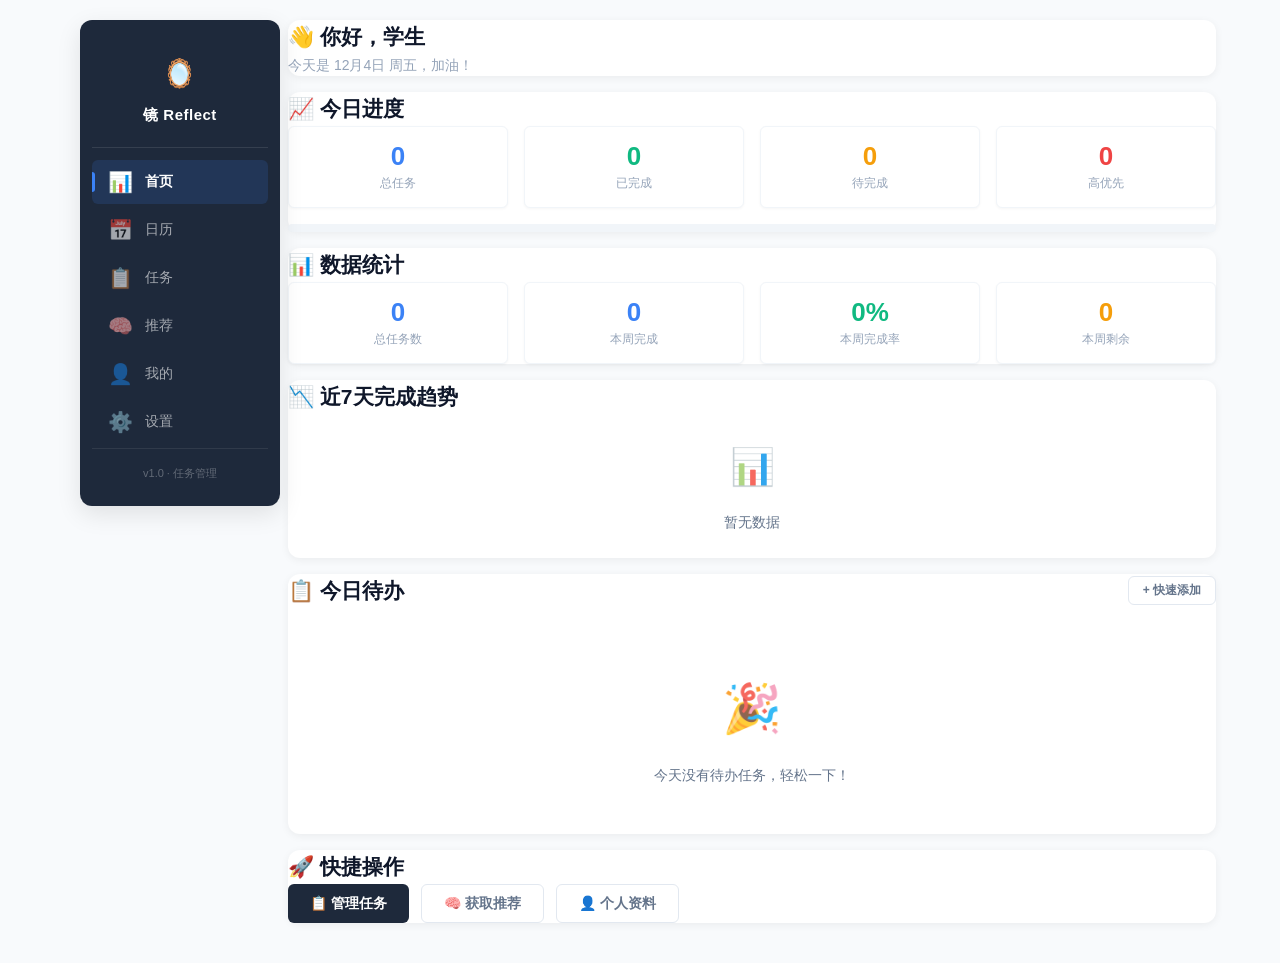
<file: index.html>
<!DOCTYPE html>
<html lang="zh-CN">
<head>
  <meta charset="UTF-8">
  <meta name="viewport" content="width=device-width, initial-scale=1.0">
  <title>镜 Reflect</title>
  <link rel="stylesheet" href="styles.css">
</head>
<body>
  <div id="app">
    <nav id="nav-bar"></nav>
    <main id="main-content"></main>
    <nav id="bottom-nav"></nav>
  </div>

  <script type="importmap">
  {
    "imports": {
      "./pages/home.js": "./pages/home.js",
      "./pages/tasks.js": "./pages/tasks.js",
      "./pages/recommend.js": "./pages/recommend.js",
      "./pages/profile.js": "./pages/profile.js",
      "./pages/settings.js": "./pages/settings.js",
      "./components/task-card.js": "./components/task-card.js",
      "./components/slider-input.js": "./components/slider-input.js",
      "./components/nav-bar.js": "./components/nav-bar.js",
      "./store/data-store.js": "./store/data-store.js",
      "./utils/recommend-engine.js": "./utils/recommend-engine.js",
      "./utils/helpers.js": "./utils/helpers.js",
      "./utils/api.js": "./utils/api.js"
    }
  }
  </script>
  <script type="module" src="main.js"></script>
</body>
</html>
</file>
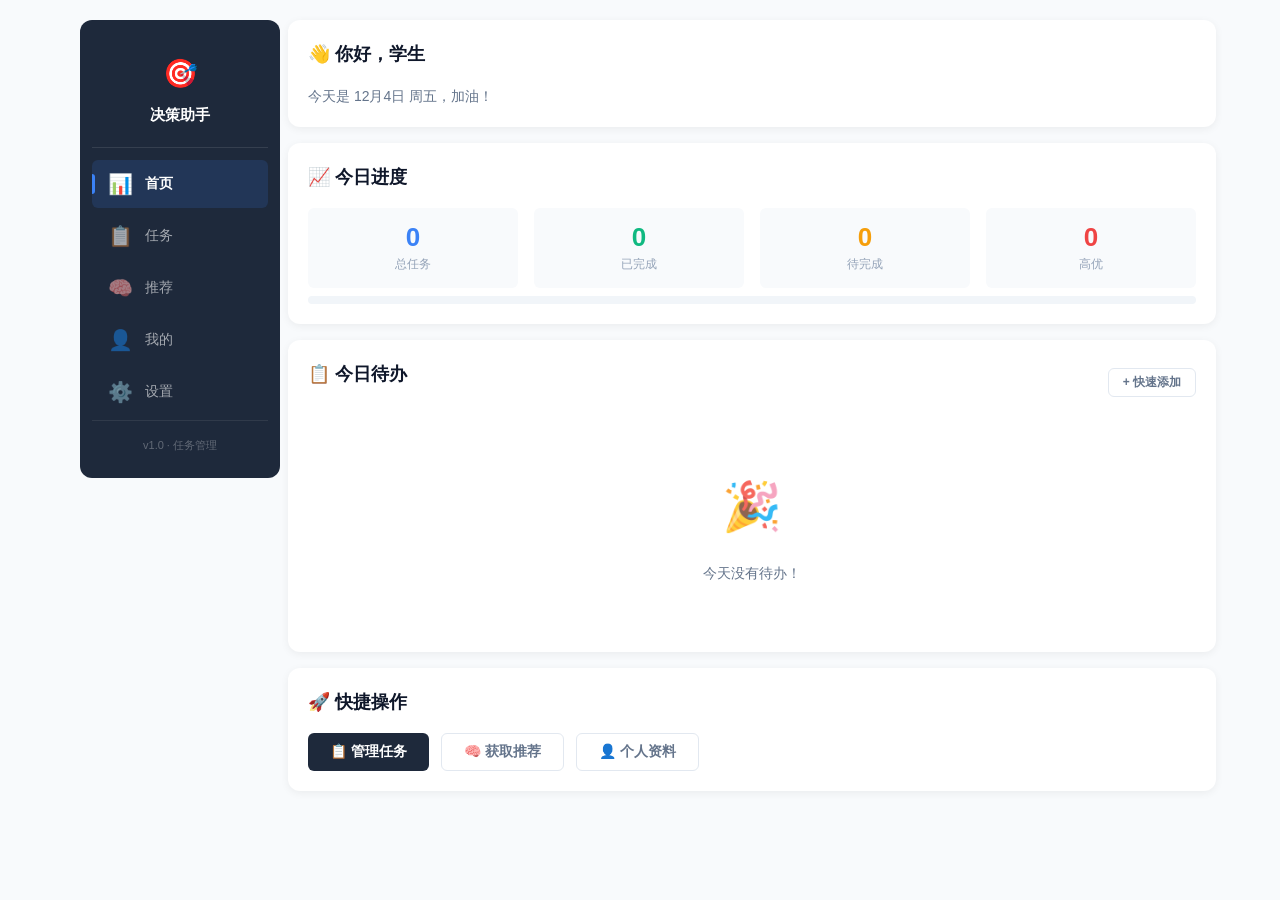
<file: decision-helper/single.html>
<!DOCTYPE html>
<html lang="zh-CN">
<head>
<meta charset="UTF-8">
<meta name="viewport" content="width=device-width, initial-scale=1.0">
<title>决策与任务管理</title>
<style>
:root {
  --primary: #1e293b; --primary-light: #3b82f6; --primary-hover: #2563eb;
  --success: #10b981; --warning: #f59e0b; --danger: #ef4444;
  --bg: #f8fafc; --card-bg: #fff; --nav-bg: #1e293b;
  --text: #0f172a; --text-secondary: #64748b; --text-light: #94a3b8;
  --border: #e2e8f0; --border-light: #f1f5f9;
  --shadow-sm: 0 1px 3px rgba(0,0,0,0.04);
  --shadow: 0 2px 8px rgba(0,0,0,0.06);
  --shadow-md: 0 4px 16px rgba(0,0,0,0.08);
  --radius-sm: 6px; --radius: 12px;
  --space-sm: 8px; --space-md: 16px; --space-lg: 24px;
  --sidebar-width: 200px; --transition: 0.2s ease;
}
* { margin:0; padding:0; box-sizing:border-box; }
html { -webkit-font-smoothing:antialiased; }
body {
  font-family: -apple-system, BlinkMacSystemFont, "Segoe UI", Roboto, sans-serif;
  font-size:14px; line-height:1.6; color:var(--text); background:var(--bg); min-height:100vh;
}
#app { display:flex; min-height:100vh; max-width:1200px; margin:0 auto; padding:0; }
#nav-bar {
  position:fixed; top:20px; left:50%; transform:translateX(calc(-50% - 480px + 20px));
  width:var(--sidebar-width); background:var(--nav-bg); border-radius:var(--radius);
  box-shadow:var(--shadow-lg); padding:24px 12px; display:flex; flex-direction:column;
  gap:4px; min-height:400px; z-index:100;
}
.nav-brand { text-align:center; padding:8px 0 20px; margin-bottom:8px; border-bottom:1px solid rgba(255,255,255,0.1); color:#fff; font-size:15px; font-weight:700; }
.nav-brand .brand-icon { font-size:28px; display:block; margin-bottom:6px; }
.nav-item {
  display:flex; align-items:center; gap:12px; padding:12px 16px; cursor:pointer;
  border:none; background:none; color:rgba(255,255,255,0.6); font-size:14px; font-weight:500;
  border-radius:var(--radius-sm); transition:all var(--transition); width:100%; text-align:left; position:relative;
}
.nav-item:hover { color:#fff; background:rgba(255,255,255,0.08); }
.nav-item.active { color:#fff; background:rgba(59,130,246,0.15); font-weight:600; }
.nav-item.active::before {
  content:''; position:absolute; left:0; top:50%; transform:translateY(-50%);
  width:3px; height:20px; background:var(--primary-light); border-radius:0 3px 3px 0;
}
.nav-item .nav-icon { font-size:20px; flex-shrink:0; }
.nav-footer { margin-top:auto; padding:16px 16px 0; border-top:1px solid rgba(255,255,255,0.08); color:rgba(255,255,255,0.3); font-size:11px; text-align:center; }
#main-content { flex:1; margin-left:calc(var(--sidebar-width) + 24px); padding:20px 24px 40px; min-height:100vh; }
.page { display:none; }
.page.active { display:block; animation:fadeInUp .3s ease; }
@keyframes fadeInUp { from{opacity:0;transform:translateY(12px)} to{opacity:1;transform:translateY(0)} }
.card { background:var(--card-bg); border-radius:var(--radius); box-shadow:var(--shadow); padding:20px; margin-bottom:var(--space-md); transition:box-shadow var(--transition); }
.card:hover { box-shadow:var(--shadow-md); }
.card h2 { font-size:18px; font-weight:700; margin-bottom:var(--space-md); display:flex; align-items:center; gap:8px; color:var(--text); }
input,textarea,select { width:100%; padding:10px 14px; border:1px solid var(--border); border-radius:var(--radius-sm); font-size:14px; font-family:inherit; outline:none; background:var(--card-bg); color:var(--text); transition:all var(--transition); }
input:focus,textarea:focus,select:focus { border-color:var(--primary-light); box-shadow:0 0 0 3px rgba(59,130,246,0.12); }
textarea { resize:vertical; min-height:64px; }
.form-group { margin-bottom:var(--space-md); }
.form-group label { display:block; font-size:13px; font-weight:600; margin-bottom:6px; color:var(--text-secondary); }
select { cursor:pointer; appearance:none; background-image:url("data:image/svg+xml,%3Csvg xmlns='http://www.w3.org/2000/svg' width='12' height='12' viewBox='0 0 12 12'%3E%3Cpath fill='%2364748b' d='M6 8.825L1.175 4 2.238 2.938 6 6.7 9.763 2.937 10.825 4z'/%3E%3C/svg%3E"); background-repeat:no-repeat; background-position:right 12px center; padding-right:32px; }
.btn { display:inline-flex; align-items:center; justify-content:center; gap:6px; padding:9px 22px; border:none; border-radius:var(--radius-sm); font-size:14px; font-weight:600; font-family:inherit; cursor:pointer; transition:all var(--transition); }
.btn:active { transform:scale(0.97); }
.btn-primary { background:var(--primary); color:#fff; }
.btn-primary:hover { background:#334155; box-shadow:0 2px 8px rgba(30,41,59,0.25); }
.btn-danger { background:var(--danger); color:#fff; }
.btn-danger:hover { background:#dc2626; box-shadow:0 2px 8px rgba(239,68,68,0.25); }
.btn-outline { background:transparent; border:1px solid var(--border); color:var(--text-secondary); }
.btn-outline:hover { border-color:var(--primary-light); color:var(--primary-light); background:rgba(59,130,246,0.04); }
.btn-sm { padding:5px 14px; font-size:12px; }
.task-grid { display:grid; grid-template-columns:repeat(auto-fill,minmax(280px,1fr)); gap:var(--space-md); }
.task-card { background:var(--card-bg); border:1px solid var(--border-light); border-radius:var(--radius); box-shadow:var(--shadow-sm); padding:16px; border-left:4px solid var(--primary-light); transition:all var(--transition); }
.task-card:hover { transform:translateY(-3px); box-shadow:var(--shadow-md); border-color:var(--border); }
.task-card .task-header { display:flex; justify-content:space-between; align-items:flex-start; margin-bottom:8px; gap:8px; }
.task-card .task-title { font-size:15px; font-weight:600; color:var(--text); }
.task-card .task-time { font-size:12px; color:var(--text-light); white-space:nowrap; flex-shrink:0; }
.task-card .task-desc { font-size:13px; color:var(--text-secondary); margin-bottom:8px; }
.task-card .task-footer { display:flex; justify-content:space-between; align-items:center; flex-wrap:wrap; gap:8px; }
.task-priority { display:inline-flex; align-items:center; padding:2px 10px; border-radius:20px; font-size:11px; font-weight:600; }
.priority-high { background:#fef2f2; color:#dc2626; border:1px solid #fecaca; }
.priority-medium { background:#fffbeb; color:#d97706; border:1px solid #fde68a; }
.priority-low { background:#eff6ff; color:#2563eb; border:1px solid #bfdbfe; }
.slider-wrap { display:flex; align-items:center; gap:var(--space-md); }
.slider-wrap input[type="range"] { flex:1; height:6px; -webkit-appearance:none; background:var(--border); border-radius:3px; outline:none; }
.slider-wrap input[type="range"]::-webkit-slider-thumb { -webkit-appearance:none; width:22px; height:22px; border-radius:50%; background:var(--primary-light); cursor:pointer; border:3px solid #fff; box-shadow:0 1px 6px rgba(59,130,246,0.3); }
.slider-value { min-width:44px; text-align:center; font-weight:700; font-size:18px; color:var(--primary-light); }
.recommend-list { list-style:none; }
.recommend-item { display:flex; align-items:flex-start; gap:var(--space-md); padding:var(--space-md) 0; border-bottom:1px solid var(--border-light); }
.recommend-item:last-child { border-bottom:none; }
.recommend-rank { width:30px; height:30px; border-radius:50%; background:var(--primary); color:#fff; display:flex; align-items:center; justify-content:center; font-size:13px; font-weight:700; flex-shrink:0; }
.recommend-rank.top1 { background:linear-gradient(135deg,#f59e0b,#f97316); box-shadow:0 2px 8px rgba(245,158,11,0.3); }
.recommend-rank.top2 { background:linear-gradient(135deg,#3b82f6,#6366f1); box-shadow:0 2px 8px rgba(59,130,246,0.3); }
.recommend-rank.top3 { background:linear-gradient(135deg,#10b981,#059669); box-shadow:0 2px 8px rgba(16,185,129,0.3); }
.recommend-score { margin-left:auto; font-weight:700; font-size:16px; color:var(--primary-light); flex-shrink:0; }
.setting-row { display:flex; align-items:center; justify-content:space-between; padding:12px 0; border-bottom:1px solid var(--border-light); }
.empty-state { text-align:center; padding:48px 20px; color:var(--text-secondary); }
.empty-state .empty-icon { font-size:48px; margin-bottom:var(--space-md); opacity:0.8; }
.progress-bar { height:8px; background:var(--border-light); border-radius:4px; overflow:hidden; margin-top:8px; }
.progress-bar-fill { height:100%; border-radius:4px; background:linear-gradient(90deg,var(--primary-light),#60a5fa); transition:width .3s ease; }
.stat-card { flex:1; min-width:80px; padding:14px 12px; background:var(--bg); border-radius:var(--radius-sm); text-align:center; }
.stat-card .stat-value { font-size:26px; font-weight:800; line-height:1.2; }
.stat-card .stat-label { font-size:12px; color:var(--text-light); margin-top:2px; }
.flex-row { display:flex; gap:8px; align-items:center; flex-wrap:wrap; }
.flex-between { display:flex; justify-content:space-between; align-items:center; }
.text-secondary { color:var(--text-secondary); } .text-light { color:var(--text-light); }
.mt-8 { margin-top:8px; } .mt-16 { margin-top:16px; } .mb-16 { margin-bottom:16px; }
@media (max-width:768px) {
  #nav-bar { position:fixed; top:auto; bottom:0; left:0; right:0; transform:none; width:100%; min-height:unset; flex-direction:row; justify-content:space-around; padding:8px 12px; border-radius:12px 12px 0 0; gap:0; }
  .nav-brand, .nav-footer { display:none; }
  .nav-item { flex-direction:column; gap:2px; padding:6px 10px; font-size:11px; width:auto; text-align:center; }
  .nav-item.active::before { display:none; }
  .nav-item.active::after { content:''; position:absolute; bottom:4px; left:50%; transform:translateX(-50%); width:16px; height:3px; background:var(--primary-light); border-radius:2px; }
  #main-content { margin-left:0; padding:16px 16px 80px; }
  .task-grid { grid-template-columns:1fr; }
}
</style>
</head>
<body>
<div id="app"><nav id="nav-bar"></nav><main id="main-content"></main></div>
<script>
// ===== Data Store =====
const SK = 'decision_helper_data';
function defData() { return { tasks:[], profile:{name:'学生',grade:'',school:''}, settings:{apiKey:'',apiEndpoint:'https://api.deepseek.com/v1/chat/completions',model:'deepseek-chat',urgencyWeight:80,importanceWeight:60,timeWeight:50}, nextTaskId:1 }; }
function loadData() { try { const r=localStorage.getItem(SK); if(!r) return defData(); const p=JSON.parse(r), d=defData(); return {...d,...p,settings:{...d.settings,...p.settings},profile:{...d.profile,...p.profile}}; } catch { return defData(); } }
function saveData(d) { localStorage.setItem(SK, JSON.stringify(d)); }
function nextId() { const d=loadData(); const id=d.nextTaskId; d.nextTaskId++; saveData(d); return id; }
function addTask(t) { const d=loadData(); const nt={id:nextId(),title:t.title||'未命名',description:t.description||'',date:t.date||'',time:t.time||'',priority:t.priority||'medium',category:t.category||'general',done:false,createdAt:new Date().toISOString()}; d.tasks.push(nt); saveData(d); return nt; }
function updateTask(id,up) { const d=loadData(); const i=d.tasks.findIndex(t=>t.id===id); if(i===-1)return false; d.tasks[i]={...d.tasks[i],...up}; saveData(d); return true; }
function deleteTask(id) { const d=loadData(); d.tasks=d.tasks.filter(t=>t.id!==id); saveData(d); }
function updateProfile(p) { const d=loadData(); d.profile={...d.profile,...p}; saveData(d); }
function updateSettings(s) { const d=loadData(); d.settings={...d.settings,...s}; saveData(d); }

// ===== Helpers =====
function todayStr() { const d=new Date(); return d.getFullYear()+'-'+String(d.getMonth()+1).padStart(2,'0')+'-'+String(d.getDate()).padStart(2,'0'); }
function formatDate(s) { if(!s)return ''; const d=new Date(s+'T00:00:00'); return (d.getMonth()+1)+'月'+d.getDate()+'日 周'+['日','一','二','三','四','五','六'][d.getDay()]; }
const priLbl = { high:'高优先级', medium:'中优先级', low:'低优先级' };
const catLbl = { study:'学习', exam:'考试', homework:'作业', life:'生活', general:'通用' };
function esc(t) { const d=document.createElement('div'); d.textContent=t; return d.innerHTML; }

// ===== Recommend Engine =====
function rec(tasks,o={}) {
  const {urgencyWeight:u=80, importanceWeight:i=60, timeWeight:t=50}=o, now=new Date();
  return tasks.filter(t=>!t.done).map(task=>{
    let s=0;
    if(task.date) { const d=(new Date(task.date+'T23:59:59')-now)/864e5; if(d<0) s+=u; else if(d<=1) s+=u*0.9; else if(d<=3) s+=u*0.6; else if(d<=7) s+=u*0.3; else s+=u*0.1; }
    else s+=u*0.2;
    s+=i*({high:1,medium:0.6,low:0.3}[task.priority]||0.5);
    if(task.time) { const h=+task.time.split(':')[0]; s+=t*(h>=8&&h<=22?0.8:h>=6?0.4:0.1); } else s+=t*0.5;
    s=Math.round(Math.min(s,100));
    const r=[];
    if(task.date) { const d=Math.round((new Date(task.date+'T23:59:59')-now)/864e5); if(d<0) r.push('已逾期 '+Math.abs(d)+' 天'); else if(d===0) r.push('今天截止！'); else if(d===1) r.push('明天截止'); else if(d<=3) r.push(d+' 天后截止'); else r.push('还有 '+d+' 天'); }
    else r.push('建议设截止日期');
    if(task.priority==='high') r.push('高优先级'); else if(task.priority==='low') r.push('低优先级');
    if(s>=80) r.push('强烈建议立即做'); else if(s>=60) r.push('建议尽快安排'); else r.push('空闲时处理');
    return {task,score:s,reasons:r};
  }).sort((a,b)=>b.score-a.score);
}
function dailySum(tasks,date) { const dt=tasks.filter(t=>t.date===date); return {total:dt.length,done:dt.filter(t=>t.done).length,pending:dt.filter(t=>!t.done).length,highPriority:dt.filter(t=>t.priority==='high'&&!t.done).length}; }

// ===== Nav Bar =====
function renderNav(curr, onNav) {
  const pages=[{id:'home',icon:'📊',label:'首页'},{id:'tasks',icon:'📋',label:'任务'},{id:'recommend',icon:'🧠',label:'推荐'},{id:'profile',icon:'👤',label:'我的'},{id:'settings',icon:'⚙️',label:'设置'}];
  const el=document.getElementById('nav-bar');
  el.innerHTML='<div class="nav-brand"><span class="brand-icon">🎯</span>决策助手</div>'+pages.map(p=>'<button class="nav-item'+(p.id===curr?' active':'')+'" data-page="'+p.id+'"><span class="nav-icon">'+p.icon+'</span><span>'+p.label+'</span></button>').join('')+'<div class="nav-footer">v1.0 · 任务管理</div>';
  el.querySelectorAll('.nav-item').forEach(b=>b.addEventListener('click',()=>{if(b.dataset.page!==curr) onNav(b.dataset.page);}));
}

// ===== Pages =====
let curPage='home';

function renderPage(name) {
  const main=document.getElementById('main-content'); main.innerHTML='';
  if(name==='home') renderHome(main);
  else if(name==='tasks') renderTasks(main);
  else if(name==='recommend') renderRecommend(main);
  else if(name==='profile') renderProfile(main);
  else if(name==='settings') renderSettings(main);
  curPage=name; renderNav(curPage, renderPage);
}

// ----- Home -----
function renderHome(main) {
  const d=loadData(), today=todayStr(), sum=dailySum(d.tasks,today), tdTasks=d.tasks.filter(t=>t.date===today&&!t.done);
  const tHtml=tdTasks.length?tdTasks.map(t=>'<div class="flex-between" style="padding:8px 0;border-bottom:1px solid var(--border-light);"><span>'+(t.done?'✅':'⭕')+' '+esc(t.title)+'</span><span style="font-size:12px;color:var(--text-light);">'+(t.time||'')+' '+(t.priority==='high'?'🔴':t.priority==='low'?'🟢':'🟡')+'</span></div>').join(''):'<div class="empty-state"><div class="empty-icon">🎉</div><p>今天没有待办！</p></div>';
  main.innerHTML='<div class="page active"><div class="card"><h2>👋 你好，'+esc(d.profile.name||'学生')+'</h2><p style="color:var(--text-secondary);">今天是 '+formatDate(today)+'，加油！</p></div><div class="card"><h2>📈 今日进度</h2><div style="display:flex;gap:16px;text-align:center;flex-wrap:wrap;"><div class="stat-card"><div class="stat-value" style="color:var(--primary-light);">'+sum.total+'</div><div class="stat-label">总任务</div></div><div class="stat-card"><div class="stat-value" style="color:var(--success);">'+sum.done+'</div><div class="stat-label">已完成</div></div><div class="stat-card"><div class="stat-value" style="color:var(--warning);">'+sum.pending+'</div><div class="stat-label">待完成</div></div><div class="stat-card"><div class="stat-value" style="color:var(--danger);">'+sum.highPriority+'</div><div class="stat-label">高优</div></div></div><div class="progress-bar"><div class="progress-bar-fill" style="width:'+(sum.total?(sum.done/sum.total*100):0)+'%"></div></div></div><div class="card"><div class="flex-between"><h2>📋 今日待办</h2><button class="btn btn-sm btn-outline" id="toggle-quick-form">+ 快速添加</button></div><div id="quick-task-form" style="display:none;" class="mt-8"><div class="form-group"><input type="text" id="quick-title" placeholder="任务名称"></div><div class="flex-row"><input type="time" id="quick-time"><select id="quick-priority"><option value="medium">中优先级</option><option value="high">高优先级</option><option value="low">低优先级</option></select><button class="btn btn-primary btn-sm" id="quick-add-btn">添加</button></div></div><div class="mt-16">'+tHtml+'</div></div><div class="card"><h2>🚀 快捷操作</h2><div style="display:flex;gap:12px;flex-wrap:wrap;"><button class="btn btn-primary" onclick="switchPage(\'tasks\')">📋 管理任务</button><button class="btn btn-outline" onclick="switchPage(\'recommend\')">🧠 获取推荐</button><button class="btn btn-outline" onclick="switchPage(\'profile\')">👤 个人资料</button></div></div></div>';
  const qf=document.getElementById('quick-task-form');
  document.getElementById('toggle-quick-form').onclick=()=>{if(qf)qf.style.display=qf.style.display==='none'?'block':'none';};
  document.getElementById('quick-add-btn').onclick=()=>{
    const t=document.getElementById('quick-title').value.trim(); if(!t)return alert('请输入任务名');
    addTask({title:t,time:document.getElementById('quick-time').value,priority:document.getElementById('quick-priority').value,date:today,category:'general'});
    document.getElementById('quick-title').value=''; document.getElementById('quick-time').value=''; renderPage('home');
  };
}

// ----- Tasks -----
let tFilter={category:'',priority:'',done:''};
let taskFormVisible=false;

function renderTasks(main) {
  const data=loadData(); let tasks=[...data.tasks];
  if(tFilter.category) tasks=tasks.filter(t=>t.category===tFilter.category);
  if(tFilter.priority) tasks=tasks.filter(t=>t.priority===tFilter.priority);
  if(tFilter.done!=='') tasks=tasks.filter(t=>t.done===(tFilter.done==='done'));
  tasks.sort((a,b)=>{if(a.done!==b.done)return a.done?1:-1;if(a.date!==b.date){if(!a.date)return 1;if(!b.date)return -1;return a.date.localeCompare(b.date)}return(a.time||'').localeCompare(b.time||'')});
  const cards=tasks.length?tasks.map(t=>'<div class="task-card" data-id="'+t.id+'" style="border-left-color:'+(t.priority==='high'?'#ef4444':t.priority==='low'?'#3b82f6':'#f59e0b')+'"><div class="task-header"><span class="task-title" style="text-decoration:'+(t.done?'line-through':'none')+';opacity:'+(t.done?0.6:1)+'">'+(t.done?'✅ ':'')+esc(t.title)+'</span><span class="task-time">'+(t.date?formatDate(t.date):'')+' '+(t.time||'')+'</span></div>'+(t.description?'<div class="task-desc">'+esc(t.description)+'</div>':'')+'<div class="task-footer"><div class="flex-row"><span class="task-priority priority-'+t.priority+'">'+(priLbl[t.priority]||t.priority)+'</span></div><div class="flex-row"><button class="btn btn-sm btn-outline" data-action="toggle" data-id="'+t.id+'">'+(t.done?'撤销':'完成')+'</button><button class="btn btn-sm btn-danger" data-action="delete" data-id="'+t.id+'">删除</button></div></div></div>').join(''):'<div class="empty-state"><div class="empty-icon">📭</div><p>暂无任务，创建一个吧！</p></div>';
  main.innerHTML='<div class="page active"><div class="flex-between mb-16"><h2 style="font-size:20px;">📋 任务看板</h2><button class="btn btn-primary" id="show-task-form-btn">'+(taskFormVisible?'收起表单':'+ 新建任务')+'</button></div><div class="card"><div class="flex-row" style="gap:8px;"><select id="tf-cat" style="flex:1"><option value="">全部分类</option>'+Object.entries(catLbl).map(([k,v]) => '<option value="'+k+'"'+(tFilter.category===k?' selected':'')+'>'+v+'</option>').join('')+'</select><select id="tf-pri" style="flex:1"><option value="">全部优先级</option>'+Object.entries(priLbl).map(([k,v]) => '<option value="'+k+'"'+(tFilter.priority===k?' selected':'')+'>'+v+'</option>').join('')+'</select><select id="tf-done" style="flex:1"><option value="">全部状态</option><option value="pending"'+(tFilter.done==='pending'?' selected':'')+'>未完成</option><option value="done"'+(tFilter.done==='done'?' selected':'')+'>已完成</option></select></div></div><div id="task-form-area" style="display:'+(taskFormVisible?'block':'none')+'"><div class="card"><h2>➕ 新建任务</h2><div id="task-form"><div class="form-group"><label>任务名称 *</label><input type="text" id="ft-title" placeholder="例如：完成数学作业"></div><div class="form-group"><label>描述</label><textarea id="ft-desc"></textarea></div><div class="flex-row"><div style="flex:1"><div class="form-group"><label>日期</label><input type="date" id="ft-date"></div></div><div style="flex:1"><div class="form-group"><label>时间</label><input type="time" id="ft-time"></div></div></div><div class="flex-row"><div style="flex:1"><div class="form-group"><label>优先级</label><select id="ft-priority"><option value="medium">中优先级</option><option value="high">高优先级</option><option value="low">低优先级</option></select></div></div><div style="flex:1"><div class="form-group"><label>分类</label><select id="ft-category">'+Object.entries(catLbl).map(([k,v]) => '<option value="'+k+'">'+v+'</option>').join('')+'</select></div></div></div><button class="btn btn-primary" id="submit-task-btn">添加任务</button></div></div></div><div class="task-grid" id="task-grid">'+cards+'</div></div>';
  setTimeout(bindTaskEvents, 0);
}

function bindTaskEvents() {
  // Toggle form
  const btn=document.getElementById('show-task-form-btn');
  if(btn) btn.onclick=()=>{taskFormVisible=!taskFormVisible;renderPage('tasks');};
  // Filters
  document.getElementById('tf-cat').onchange=function(){tFilter.category=this.value;renderPage('tasks');};
  document.getElementById('tf-pri').onchange=function(){tFilter.priority=this.value;renderPage('tasks');};
  document.getElementById('tf-done').onchange=function(){const v=this.value;tFilter.done=v===''?'':v==='done'?'done':'pending';renderPage('tasks');};
  // Submit
  document.getElementById('submit-task-btn').onclick=function(){
    const t=document.getElementById('ft-title').value.trim(); if(!t)return alert('请输入任务名');
    addTask({title:t,description:document.getElementById('ft-desc').value.trim(),date:document.getElementById('ft-date').value,time:document.getElementById('ft-time').value,priority:document.getElementById('ft-priority').value,category:document.getElementById('ft-category').value});
    taskFormVisible=false; renderPage('tasks');
  };
  // Toggle / Delete (event delegation on task-grid)
  const grid=document.getElementById('task-grid');
  if(grid) grid.addEventListener('click',function(e){
    const btn=e.target.closest('button[data-action]'); if(!btn)return;
    const id=+btn.dataset.id, action=btn.dataset.action;
    if(action==='toggle'){const d=loadData(),t=d.tasks.find(x=>x.id===id);if(t){updateTask(id,{done:!t.done});renderPage('tasks');}}
    if(action==='delete'){if(confirm('确定删除？')){deleteTask(id);renderPage('tasks');}}
  });
}

// ----- Recommend -----
function renderRecommend(main) {
  const d=loadData(),s=d.settings,results=rec(d.tasks,{urgencyWeight:s.urgencyWeight||80,importanceWeight:s.importanceWeight||60,timeWeight:s.timeWeight||50});
  const top=results.length?results.map((item,i)=>{const r=i+1,rc=r<=3?'top'+r:'';return '<li class="recommend-item"><span class="recommend-rank '+rc+'">'+r+'</span><div style="flex:1;"><div style="font-weight:600;">'+(item.task.done?'✅ ':'')+esc(item.task.title)+'</div><div style="font-size:12px;color:var(--text-light);">'+(item.task.date?formatDate(item.task.date):'无日期')+' '+(item.task.time||'')+' · '+(priLbl[item.task.priority]||item.task.priority)+' · '+(catLbl[item.task.category]||item.task.category)+'</div><div style="font-size:12px;color:var(--text-secondary);margin-top:4px;">'+item.reasons.map(r=>'• '+r).join('<br>')+'</div></div><span class="recommend-score">'+item.score+'分</span></li>';}).join(''):'<div class="empty-state"><div class="empty-icon">✅</div><p>所有任务已完成 🎉</p></div>';
  main.innerHTML='<div class="page active"><div class="card"><h2>🧠 决策推荐</h2><p style="color:var(--text-secondary);margin-bottom:16px;">根据紧迫性、重要性和时间可行性排序</p><div class="form-group"><label>⏰ 紧迫性权重</label><div class="slider-wrap"><input type="range" min="0" max="100" value="'+(s.urgencyWeight||80)+'" id="urg-slider"><span class="slider-value" id="urg-val">'+(s.urgencyWeight||80)+'</span></div></div><div class="form-group"><label>⭐ 重要性权重</label><div class="slider-wrap"><input type="range" min="0" max="100" value="'+(s.importanceWeight||60)+'" id="imp-slider"><span class="slider-value" id="imp-val">'+(s.importanceWeight||60)+'</span></div></div><div class="form-group"><label>🕐 时间可行性权重</label><div class="slider-wrap"><input type="range" min="0" max="100" value="'+(s.timeWeight||50)+'" id="time-slider"><span class="slider-value" id="time-val">'+(s.timeWeight||50)+'</span></div></div><button class="btn btn-primary mt-16" id="recalc-btn">🔄 重新计算</button></div><div class="card"><h2>📊 推荐排序</h2>'+(results.length?'<p style="font-size:12px;color:var(--text-light);">共 '+results.length+' 个待办</p>':'')+'<ul class="recommend-list">'+top+'</ul></div><div class="card"><h2>🤖 AI 智能建议</h2><p style="color:var(--text-secondary);font-size:13px;">配置 API Key 后可获取 AI 建议</p><div class="mt-8"><button class="btn btn-primary" id="ai-btn">💡 获取 AI 建议</button>'+(s.apiKey?'<span style="font-size:12px;color:var(--text-light);margin-left:8px;">✅ 已配置 API</span>':'<span style="font-size:12px;color:var(--text-light);margin-left:8px;">需在设置中配置 API Key</span>')+'</div><div id="ai-result" style="display:none;" class="mt-16"><div class="card" style="background:#f8f9ff;"><div id="ai-content" style="white-space:pre-wrap;font-size:14px;"></div></div></div></div></div>';
  document.getElementById('urg-slider').oninput=function(){document.getElementById('urg-val').textContent=this.value;};
  document.getElementById('imp-slider').oninput=function(){document.getElementById('imp-val').textContent=this.value;};
  document.getElementById('time-slider').oninput=function(){document.getElementById('time-val').textContent=this.value;};
  document.getElementById('recalc-btn').onclick=()=>{updateSettings({urgencyWeight:+document.getElementById('urg-slider').value,importanceWeight:+document.getElementById('imp-slider').value,timeWeight:+document.getElementById('time-slider').value});renderPage('recommend');};
  document.getElementById('ai-btn').onclick=async()=>{
    const d=loadData(),{apiKey,apiEndpoint,model}=d.settings; if(!apiKey){alert('请先在设置页配置 API Key');return;}
    const rd=document.getElementById('ai-result'),cd=document.getElementById('ai-content'); rd.style.display='block'; cd.textContent='🤔 思考中...';
    const top5=results.slice(0,5).map((item,i)=>(i+1)+'. '+item.task.title+'（'+item.score+'分）').join('\n');
    try{const r=await fetch(apiEndpoint,{method:'POST',headers:{'Content-Type':'application/json','Authorization':'Bearer '+apiKey},body:JSON.stringify({model:model||'deepseek-chat',messages:[{role:'system',content:'你是一个学生学习规划助手，用中文给出简短建议。'},{role:'user',content:'以下是用户待办：\n'+top5+'\n请给出具体建议：1.先做什么？2.时间安排 3.哪些可推迟'}],max_tokens:1024,temperature:0.7})});if(!r.ok)throw new Error('API 错误: '+r.status);const j=await r.json();cd.textContent=j.choices?.[0]?.message?.content||'无回复';}catch(e){cd.textContent='❌ '+e.message;}
  };
}

// ----- Profile -----
function renderProfile(main) {
  const d=loadData(),{profile,tasks}=d,total=tasks.length,done=tasks.filter(t=>t.done).length,rate=total?Math.round(done/total*100):0;
  const cc={}; tasks.forEach(t=>{const c=t.category||'general';cc[c]=(cc[c]||0)+1;});
  const ch=Object.entries(cc).map(([k,v])=>'<div class="flex-between" style="padding:6px 0;border-bottom:1px solid var(--border-light);"><span>'+(catLbl[k]||k)+'</span><span style="font-weight:600;color:var(--primary-light);">'+v+' 个</span></div>').join('');
  main.innerHTML='<div class="page active"><div class="card"><h2>👤 个人资料</h2><div class="form-group"><label>昵称</label><input type="text" id="pf-name" value="'+esc(profile.name)+'"></div><div class="form-group"><label>学校</label><input type="text" id="pf-school" value="'+esc(profile.school||'')+'"></div><div class="form-group"><label>年级</label><select id="pf-grade"><option value="">请选择</option>'+['初中','高中','大一','大二','大三','大四','研究生','其他'].map(g=>'<option value="'+g+'"'+(profile.grade===g?' selected':'')+'>'+g+'</option>').join('')+'</select></div><button class="btn btn-primary mt-8" id="save-profile">💾 保存</button></div><div class="card"><h2>📊 学习统计</h2><div style="display:flex;gap:16px;text-align:center;flex-wrap:wrap;margin-bottom:16px;"><div class="stat-card"><div class="stat-value" style="color:var(--primary-light);">'+total+'</div><div class="stat-label">总任务</div></div><div class="stat-card"><div class="stat-value" style="color:var(--success);">'+done+'</div><div class="stat-label">已完成</div></div><div class="stat-card"><div class="stat-value" style="color:var(--warning);">'+(total-done)+'</div><div class="stat-label">待完成</div></div></div><div><div class="flex-between"><span style="font-size:13px;color:var(--text-secondary);">完成率</span><span style="font-weight:700;color:var(--primary-light);">'+rate+'%</span></div><div class="progress-bar"><div class="progress-bar-fill" style="width:'+rate+'%"></div></div></div><h3 style="font-size:15px;margin:16px 0 8px;">分类统计</h3>'+(ch||'<p style="color:var(--text-light);font-size:13px;">暂无数据</p>')+'</div><div class="card"><h2>ℹ️ 关于</h2><p style="color:var(--text-secondary);font-size:13px;">决策与任务管理 v1.0<br>面向学生的智能任务管理工具<br>数据存储在浏览器本地</p></div></div>';
  document.getElementById('save-profile').onclick=()=>{updateProfile({name:document.getElementById('pf-name').value.trim(),school:document.getElementById('pf-school').value.trim(),grade:document.getElementById('pf-grade').value});alert('✅ 已保存');renderPage('profile');};
}

// ----- Settings -----
function renderSettings(main) {
  const d=loadData(),s=d.settings;
  main.innerHTML='<div class="page active"><div class="card"><h2>⚙️ 设置</h2><h3 style="font-size:15px;margin-bottom:12px;">🤖 AI 接口</h3><div class="form-group"><label>API 地址</label><input type="text" id="st-endpoint" value="'+esc(s.apiEndpoint)+'"></div><div class="form-group"><label>API Key</label><input type="password" id="st-apikey" value="'+esc(s.apiKey)+'"></div><div class="form-group"><label>模型</label><input type="text" id="st-model" value="'+esc(s.model)+'"></div><button class="btn btn-primary" id="save-settings">💾 保存</button></div><div class="card"><h2>🗃️ 数据管理</h2><p style="font-size:13px;color:var(--text-secondary);margin-bottom:12px;">共 '+d.tasks.length+' 条记录</p><div class="flex-row" style="gap:8px;"><button class="btn btn-outline" id="export-btn">📤 导出</button><button class="btn btn-outline" id="import-btn">📥 导入</button><button class="btn btn-danger" id="clear-btn">🗑️ 清除</button></div><input type="file" id="import-file" accept=".json" style="display:none;"></div><div class="card"><h2>📖 指南</h2><ul style="font-size:13px;color:var(--text-secondary);line-height:2;"><li>📋 任务 — 创建、编辑、删除任务</li><li>🧠 推荐 — 智能排序 + AI 建议</li><li>数据存在浏览器本地</li></ul></div></div>';
  document.getElementById('save-settings').onclick=()=>{updateSettings({apiEndpoint:document.getElementById('st-endpoint').value.trim(),apiKey:document.getElementById('st-apikey').value.trim(),model:document.getElementById('st-model').value.trim()});alert('✅ 已保存');};
  document.getElementById('export-btn').onclick=()=>{const b=new Blob([JSON.stringify(loadData(),null,2)],{type:'application/json'});const a=document.createElement('a');a.href=URL.createObjectURL(b);a.download='backup-'+todayStr()+'.json';a.click();};
  document.getElementById('import-btn').onclick=()=>document.getElementById('import-file').click();
  document.getElementById('import-file').onchange=function(){const f=this.files[0];if(!f)return;const r=new FileReader();r.onload=e=>{try{const d=JSON.parse(e.target.result);if(!d.tasks)throw Error('格式错误');saveData(d);alert('✅ 已导入');renderPage('settings');}catch(er){alert('❌ 导入失败: '+er.message);}};r.readAsText(f);};
  document.getElementById('clear-btn').onclick=()=>{if(confirm('确定清除所有数据？')){localStorage.removeItem('decision_helper_data');alert('已清除');renderPage('settings');}};
}

function switchPage(name) { renderPage(name); }
document.addEventListener('DOMContentLoaded',()=>{renderPage('home');});
</script>
</body>
</html>
</file>
<file: styles.css>
/* ============================================================
   决策与任务管理 — 全局样式
   风格：干净、清晰、柔和深蓝+白+灰，轻微玻璃态质感
   ============================================================ */

/* ----- 主题过渡 + 主题变量 ----- */
html {
  transition: background-color 0.3s ease, color 0.3s ease;
}

html,
body {
  transition: background-color 0.3s ease, color 0.3s ease;
}

/* ----- 白天模式（默认） ----- */
:root,
[data-theme="light"] {
  --primary: #1e293b;
  --primary-light: #3b82f6;
  --primary-hover: #2563eb;
  --primary-bg: #f0f4f8;

  --success: #10b981;
  --warning: #f59e0b;
  --danger: #ef4444;
  --info: #3b82f6;

  --bg: #f8fafc;
  --card-bg: #ffffff;
  --nav-bg: #1e293b;
  --text: #0f172a;
  --text-secondary: #64748b;
  --text-light: #94a3b8;
  --border: #e2e8f0;
  --border-light: #f1f5f9;

  --shadow-sm: 0 1px 3px rgba(0,0,0,0.04);
  --shadow: 0 2px 8px rgba(0,0,0,0.06);
  --shadow-md: 0 4px 16px rgba(0,0,0,0.08);
  --shadow-lg: 0 8px 24px rgba(0,0,0,0.10);
}

/* ----- 夜间模式 ----- */
[data-theme="dark"] {
  --primary: #3b82f6;
  --primary-light: #60a5fa;
  --primary-hover: #93c5fd;
  --primary-bg: #1e293b;

  --success: #34d399;
  --warning: #fbbf24;
  --danger: #f87171;
  --info: #60a5fa;

  --bg: #0f172a;
  --card-bg: #1e293b;
  --nav-bg: #0f172a;
  --text: #f1f5f9;
  --text-secondary: #94a3b8;
  --text-light: #64748b;
  --border: #334155;
  --border-light: #1e293b;

  --shadow-sm: 0 1px 3px rgba(0,0,0,0.2);
  --shadow: 0 2px 8px rgba(0,0,0,0.3);
  --shadow-md: 0 4px 16px rgba(0,0,0,0.4);
  --shadow-lg: 0 8px 24px rgba(0,0,0,0.5);
}

/* ----- CSS 变量（共用） ----- */
:root {
  --radius-sm: 6px;
  --radius: 12px;
  --radius-lg: 16px;

  --space-xs: 4px;
  --space-sm: 8px;
  --space-md: 16px;
  --space-lg: 24px;
  --space-xl: 32px;

  --sidebar-width: 200px;

  --transition: 0.2s ease;
  --transition-slow: 0.3s ease;
}

/* 所有可变色元素平滑过渡 */
* {
  transition: background-color 0.3s ease,
              color 0.3s ease,
              border-color 0.3s ease,
              box-shadow 0.3s ease;
}

/* 需要过渡变换的元素单独指定 */
.btn,
.task-card,
.kanban-card,
.nav-item,
.slider-wrap input[type="range"]::-webkit-slider-thumb,
.activity-card,
.interest-chip,
.trash-bin {
  transition: all var(--transition);
}

/* ----- 全局字体栈 ----- */
body, input, textarea, select, button {
  font-family: "PingFang SC", "Microsoft YaHei", "Helvetica Neue", sans-serif;
  font-size: 14px;
}

/* ----- 全局重置 ----- */
*,
*::before,
*::after {
  margin: 0;
  padding: 0;
  box-sizing: border-box;
}

html {
  -webkit-font-smoothing: antialiased;
  -moz-osx-font-smoothing: grayscale;
  text-rendering: optimizeLegibility;
}

body {
  font-family: "PingFang SC", "Microsoft YaHei", "Helvetica Neue", sans-serif;
  font-size: 14px;
  line-height: 1.6;
  color: var(--text);
  background: var(--bg);
  min-height: 100vh;
}

/* ============================================================
   整体布局：左（边栏）+ 右（主内容）
   ============================================================ */
#app {
  display: flex;
  min-height: 100vh;
  max-width: 1200px;
  margin: 0 auto;
  padding: 0;
}

/* ============================================================
   左侧固定侧边栏
   ============================================================ */
#nav-bar {
  position: fixed;
  top: 20px;
  left: 50%;
  transform: translateX(calc(-50% - 480px + 20px));
  width: var(--sidebar-width);
  background: var(--nav-bg);
  border-radius: var(--radius);
  box-shadow: var(--shadow-lg);
  padding: 24px 12px;
  display: flex;
  flex-direction: column;
  gap: 4px;
  min-height: 400px;
  z-index: 100;
}

.nav-brand {
  text-align: center;
  padding: 8px 0 20px 0;
  margin-bottom: 8px;
  border-bottom: 1px solid rgba(255,255,255,0.1);
  color: #ffffff;
  font-size: 15px;
  font-weight: 700;
  letter-spacing: 0.5px;
}

.nav-brand .brand-icon {
  font-size: 28px;
  display: block;
  margin-bottom: 6px;
}

.nav-item {
  display: flex;
  align-items: center;
  gap: 12px;
  padding: 12px 16px;
  cursor: pointer;
  border: none;
  background: none;
  color: rgba(255, 255, 255, 0.6);
  font-size: 14px;
  font-weight: 500;
  border-radius: var(--radius-sm);
  transition: all var(--transition);
  width: 100%;
  text-align: left;
  position: relative;
}

.nav-item:hover {
  color: #ffffff;
  background: rgba(255, 255, 255, 0.08);
}

.nav-item.active {
  color: #ffffff;
  background: rgba(59, 130, 246, 0.15);
  font-weight: 600;
}

.nav-item.active::before {
  content: '';
  position: absolute;
  left: 0;
  top: 50%;
  transform: translateY(-50%);
  width: 3px;
  height: 20px;
  background: var(--primary-light);
  border-radius: 0 3px 3px 0;
}

.nav-item .nav-icon {
  font-size: 20px;
  line-height: 1;
  flex-shrink: 0;
}

.nav-footer {
  margin-top: auto;
  padding: 16px 16px 0;
  border-top: 1px solid rgba(255,255,255,0.08);
  color: rgba(255,255,255,0.3);
  font-size: 11px;
  text-align: center;
}

/* ============================================================
   右侧主内容区
   ============================================================ */
#main-content {
  flex: 1;
  margin-left: calc(var(--sidebar-width) + 24px);
  padding: 20px 24px 40px 24px;
  min-height: 100vh;
}

/* ============================================================
   移动端底部导航栏
   ============================================================ */
#bottom-nav {
  display: none;
}

.bottom-nav-item {
  display: flex;
  flex-direction: column;
  align-items: center;
  gap: 2px;
  padding: 6px 8px;
  border: none;
  background: none;
  color: #94a3b8;
  cursor: pointer;
  transition: color var(--transition);
  flex: 1;
  min-width: 0;
  font-family: inherit;
}

.bottom-nav-item.active {
  color: #3b82f6;
}

.bottom-nav-icon {
  font-size: 22px;
  line-height: 1.2;
}

.bottom-nav-label {
  font-size: 11px;
  font-weight: 500;
  line-height: 1.2;
}

/* ============================================================
   响应式（< 1024px 移动端）
   ============================================================ */
@media (max-width: 1024px) {
  /* 隐藏桌面侧边栏，启用底部导航 */
  #nav-bar { display: none; }
  #bottom-nav {
    display: flex;
    position: fixed;
    bottom: 0;
    left: 0;
    right: 0;
    height: 64px;
    background: #1e293b;
    align-items: center;
    justify-content: space-around;
    padding: 6px 8px;
    z-index: 1000;
    border-radius: 12px 12px 0 0;
    box-shadow: 0 -4px 16px rgba(0,0,0,0.15);
  }

  #app { flex-direction: column; }
  #main-content {
    margin-left: 0;
    padding: 16px 16px 80px;
    width: 100%;
  }

  /* 按钮最小高度 44px（触控友好） */
  .btn {
    min-height: 44px;
    padding: 10px 20px;
  }

  /* 看板单列 */
  .kanban-board { grid-template-columns: 1fr; }
  .filter-bar { flex-direction: column; }
  .filter-bar select { min-width: 100%; }

  /* 搜索栏 */
  .search-bar-row { flex-direction: column; }
  .search-bar-row .btn { width: 100%; }

  /* 卡片内边距缩小 */
  .card { padding: 16px; }
  .card h2 { font-size: 16px; }

  /* 统计卡片 */
  .stat-card { min-width: calc(50% - 16px); padding: 10px; margin-bottom: 8px; }
  .stat-card .stat-value { font-size: 22px; }

  /* 活动推荐 */
  .activity-card .activity-header { flex-wrap: wrap; }
  .activity-card .activity-category { margin-left: 0; }

  /* 表单 */
  .form-group label { font-size: 12px; }

  /* Toast */
  .toast-container { top: 60px; right: 8px; left: 8px; transform: none; min-width: auto; max-width: 100%; }
  .toast-item { font-size: 13px; padding: 10px 16px; }

  /* 模态框宽度 95% */
  .modal-box { padding: 20px; width: 95%; }
  .ai-modal-box { width: 95%; }

  /* 滑块全宽 */
  .slider-wrap { width: 100%; }
  .slider-wrap input[type="range"] { width: 100%; }

  /* 今日待办列表 */
  .flex-between { flex-wrap: wrap; gap: 4px; }

  /* 日历 */
  .cal-header { margin: -16px -16px 16px -16px; padding: 16px 20px; }
  .cal-card { padding: 16px; }
}

/* ============================================================
   表单元素
   ============================================================ */
input[type="text"], input[type="date"], input[type="time"], input[type="password"], input[type="number"], textarea, select {
  width: 100%;
  padding: 10px 14px;
  border: 1px solid var(--border);
  border-radius: var(--radius-sm);
  font-size: 14px;
  font-family: inherit;
  outline: none;
  background: var(--card-bg);
  color: var(--text);
  transition: all var(--transition);
}

input:focus, textarea:focus, select:focus {
  border-color: var(--primary-light);
  box-shadow: 0 0 0 3px rgba(59, 130, 246, 0.12);
}

textarea {
  resize: vertical;
  min-height: 64px;
  font-family: inherit;
  line-height: 1.5;
}

.form-group {
  margin-bottom: var(--space-md);
}

.form-group label {
  display: block;
  font-size: 13px;
  font-weight: 600;
  margin-bottom: 6px;
  color: var(--text-secondary);
}

select {
  cursor: pointer;
  appearance: none;
  background-image: url("data:image/svg+xml,%3Csvg xmlns='http://www.w3.org/2000/svg' width='12' height='12' viewBox='0 0 12 12'%3E%3Cpath fill='%2364748b' d='M6 8.825L1.175 4 2.238 2.938 6 6.7 9.763 2.937 10.825 4z'/%3E%3C/svg%3E");
  background-repeat: no-repeat;
  background-position: right 12px center;
  padding-right: 32px;
}

/* ============================================================
   按钮
   ============================================================ */
.btn {
  display: inline-flex;
  align-items: center;
  justify-content: center;
  gap: 6px;
  padding: 9px 22px;
  border: none;
  border-radius: var(--radius-sm);
  font-size: 14px;
  font-weight: 600;
  font-family: inherit;
  cursor: pointer;
  transition: all var(--transition);
  line-height: 1.4;
  white-space: nowrap;
}

.btn:active { transform: scale(0.97); }

.btn-primary { background: var(--primary); color: #ffffff; }
.btn-primary:hover { background: #334155; box-shadow: 0 2px 8px rgba(30,41,59,0.25); }

.btn-danger { background: var(--danger); color: #ffffff; }
.btn-danger:hover { background: #dc2626; box-shadow: 0 2px 8px rgba(239,68,68,0.25); }

.btn-outline { background: transparent; border: 1px solid var(--border); color: var(--text-secondary); }
.btn-outline:hover { border-color: var(--primary-light); color: var(--primary-light); background: rgba(59,130,246,0.04); }

.btn-sm { padding: 5px 14px; font-size: 12px; gap: 4px; }

/* ============================================================
   搜索框
   ============================================================ */
.search-bar {
  margin-bottom: var(--space-sm);
}

.search-bar-row {
  display: flex;
  gap: 8px;
  align-items: center;
}

.search-bar-row .search-input {
  flex: 1;
  min-width: 0;
}

.search-bar-row .btn {
  flex-shrink: 0;
  white-space: nowrap;
}

.search-input {
  width: 100%;
  padding: 10px 14px;
  border: 1px solid var(--border);
  border-radius: var(--radius-sm);
  font-size: 14px;
  font-family: inherit;
  outline: none;
  background: var(--card-bg);
  color: var(--text);
  transition: all var(--transition);
}

.search-input:focus {
  border-color: var(--primary-light);
  box-shadow: 0 0 0 3px rgba(59, 130, 246, 0.12);
}

/* ============================================================
   筛选栏
   ============================================================ */
.filter-bar {
  display: flex;
  gap: 12px;
  background: var(--bg);
  border-radius: var(--radius);
  padding: 12px 16px;
  margin-bottom: var(--space-md);
  border: 1px solid var(--border-light);
}

.filter-bar select {
  flex: 1;
  min-width: 120px;
  font-size: 13px;
  padding: 8px 32px 8px 12px;
  background: var(--card-bg);
}

/* ============================================================
   三列看板
   ============================================================ */
.kanban-board {
  display: grid;
  grid-template-columns: repeat(3, 1fr);
  gap: var(--space-md);
  margin-bottom: var(--space-md);
}

.kanban-column {
  background: var(--bg);
  border-radius: var(--radius);
  border: 2px dashed transparent;
  padding: 0;
  min-height: 200px;
  display: flex;
  flex-direction: column;
  transition: all var(--transition);
  overflow: hidden;
}

.kanban-column.drag-over {
  border-color: var(--primary-light);
  background: rgba(59, 130, 246, 0.04);
}

.column-header {
  display: flex;
  justify-content: space-between;
  align-items: center;
  padding: 14px 16px;
  border-bottom: 3px solid var(--primary-light);
}

.column-title {
  font-size: 15px;
  font-weight: 700;
  color: var(--text);
}

.column-count {
  background: var(--card-bg);
  color: var(--text-secondary);
  font-size: 12px;
  font-weight: 600;
  padding: 2px 10px;
  border-radius: 20px;
  min-width: 24px;
  text-align: center;
}

.column-body {
  padding: 12px;
  display: flex;
  flex-direction: column;
  gap: 10px;
  flex: 1;
}

.column-empty {
  text-align: center;
  padding: 32px 16px;
  color: var(--text-light);
  font-size: 13px;
}

.column-empty-icon {
  display: block;
  font-size: 28px;
  margin-bottom: 8px;
}

/* ============================================================
   看板卡片
   ============================================================ */
.kanban-card {
  background: var(--card-bg);
  border: 1px solid var(--border-light);
  border-radius: var(--radius-sm);
  padding: 12px 14px;
  border-left: 4px solid var(--primary-light);
  cursor: grab;
  box-shadow: var(--shadow-sm);
  user-select: none;
}

.kanban-card:hover {
  box-shadow: var(--shadow-md);
  transform: translateY(-2px);
}

.kanban-card:active {
  cursor: grabbing;
}

.kanban-card.dragging {
  opacity: 0.4;
  box-shadow: var(--shadow-lg);
}

/* 插入指示线 */
.drop-indicator {
  height: 3px;
  background: var(--primary-light);
  border-radius: 2px;
  margin: 4px 0;
  position: relative;
  animation: pulse 0.8s ease infinite alternate;
  flex-shrink: 0;
}

.drop-indicator::before,
.drop-indicator::after {
  content: '';
  position: absolute;
  top: -3px;
  width: 9px;
  height: 9px;
  border-radius: 50%;
  background: var(--primary-light);
}

.drop-indicator::before {
  left: -1px;
}

.drop-indicator::after {
  right: -1px;
}

@keyframes pulse {
  from { opacity: 0.6; }
  to   { opacity: 1; }
}

.kanban-card .card-top {
  display: flex;
  justify-content: space-between;
  align-items: flex-start;
  gap: 8px;
  margin-bottom: 6px;
}

.kanban-card .card-title {
  font-size: 15px;
  font-weight: 600;
  color: var(--text);
  line-height: 1.4;
  flex: 1;
}

.card-edit-btn {
  background: none;
  border: none;
  color: var(--text-light);
  cursor: pointer;
  font-size: 13px;
  padding: 2px 5px;
  line-height: 1;
  border-radius: 4px;
  flex-shrink: 0;
  opacity: 0;
  transition: opacity var(--transition);
}

.kanban-card:hover .card-edit-btn {
  opacity: 1;
}

.card-edit-btn:hover {
  color: var(--primary-light);
  background: rgba(59,130,246,0.08);
}

.subtask-edit-btn {
  background: none;
  border: none;
  color: var(--text-light);
  cursor: pointer;
  font-size: 11px;
  padding: 1px 4px;
  line-height: 1;
  border-radius: 3px;
  flex-shrink: 0;
  opacity: 0;
  transition: opacity var(--transition);
  margin-left: auto;
}

.subtask-item:hover .subtask-edit-btn {
  opacity: 1;
}

.subtask-edit-btn:hover {
  color: var(--primary-light);
  background: rgba(59,130,246,0.08);
}

.kanban-card .card-delete-btn,
.card-del {
  background: none;
  border: none;
  color: var(--text-light);
  cursor: pointer;
  font-size: 14px;
  padding: 2px 6px;
  line-height: 1;
  border-radius: 4px;
  flex-shrink: 0;
  opacity: 0;
  transition: opacity var(--transition);
}

.kanban-card:hover .card-delete-btn {
  opacity: 1;
}

.kanban-card .card-delete-btn:hover,
.card-del:hover {
  color: var(--danger);
  background: rgba(239,68,68,0.08);
}

.kanban-card .card-desc {
  font-size: 13px;
  color: var(--text-secondary);
  margin-bottom: 8px;
  line-height: 1.5;
  display: -webkit-box;
  -webkit-line-clamp: 2;
  -webkit-box-orient: vertical;
  overflow: hidden;
}

.kanban-card .card-meta {
  display: flex;
  align-items: center;
  gap: 6px;
  flex-wrap: wrap;
}

.kanban-card .card-category {
  font-size: 11px;
  color: var(--text-light);
  padding: 2px 8px;
  background: var(--bg);
  border-radius: 4px;
}

.kanban-card .card-date {
  font-size: 11px;
  color: var(--text-light);
  margin-left: auto;
}

/* ============================================================
   垃圾桶
   ============================================================ */
.trash-bin {
  display: flex;
  align-items: center;
  justify-content: center;
  gap: 8px;
  padding: 16px;
  border: 2px dashed var(--border);
  border-radius: var(--radius);
  color: var(--text-light);
  font-size: 13px;
  cursor: default;
  margin-top: var(--space-md);
}

.trash-bin.drag-over {
  border-color: var(--danger);
  border-style: solid;
  background: rgba(239, 68, 68, 0.06);
  color: var(--danger);
}

.trash-bin .trash-icon {
  font-size: 24px;
}

/* ============================================================
   删除确认模态框
   ============================================================ */
.modal-overlay {
  position: fixed;
  top: 0;
  left: 0;
  width: 100%;
  height: 100%;
  background: rgba(15, 23, 42, 0.5);
  display: flex;
  align-items: center;
  justify-content: center;
  z-index: 1000;
  animation: fadeIn 0.2s ease;
}

@keyframes fadeIn {
  from { opacity: 0; }
  to   { opacity: 1; }
}

.modal-box {
  background: var(--card-bg);
  border-radius: var(--radius);
  box-shadow: var(--shadow-lg);
  padding: 24px;
  max-width: 400px;
  width: 90%;
  animation: scaleIn 0.2s ease;
}

@keyframes scaleIn {
  from { transform: scale(0.95); opacity: 0; }
  to   { transform: scale(1); opacity: 1; }
}

.modal-box h3 {
  font-size: 16px;
  font-weight: 700;
  margin-bottom: 12px;
  color: var(--text);
}

.modal-box p {
  font-size: 14px;
  color: var(--text-secondary);
  margin-bottom: 8px;
  line-height: 1.5;
}

.modal-actions {
  display: flex;
  justify-content: flex-end;
  gap: 8px;
  margin-top: 20px;
}

/* ============================================================
   AI 辅助模态框
   ============================================================ */
.ai-modal-box {
  background: var(--card-bg);
  border-radius: 16px;
  box-shadow: var(--shadow-lg);
  max-width: 600px;
  width: 90%;
  animation: scaleIn 0.2s ease;
  overflow: hidden;
}

@media (max-width: 600px) {
  .ai-modal-box { width: 95%; }
}

.ai-modal-header {
  display: flex;
  align-items: center;
  justify-content: space-between;
  padding: 24px 24px 0;
}

.ai-modal-header h3 {
  font-size: 18px;
  font-weight: 700;
  color: var(--text);
  margin: 0;
}

.ai-modal-close {
  background: none;
  border: none;
  font-size: 24px;
  color: var(--text-secondary);
  cursor: pointer;
  padding: 4px 8px;
  border-radius: 6px;
  transition: background var(--transition);
  line-height: 1;
}

.ai-modal-close:hover {
  background: var(--border-light);
  color: var(--text);
}

.ai-modal-body {
  padding: 24px;
}

.ai-task-input {
  width: 100%;
  padding: 12px 16px;
  border: 2px solid var(--border);
  border-radius: 10px;
  font-size: 15px;
  background: var(--bg);
  color: var(--text);
  outline: none;
  transition: border-color var(--transition);
  box-sizing: border-box;
}

.ai-task-input:focus {
  border-color: var(--primary-light);
}

.ai-model-select {
  width: 100%;
  padding: 10px 14px;
  border: 1px solid var(--border);
  border-radius: 8px;
  font-size: 14px;
  background: var(--bg);
  color: var(--text);
  outline: none;
  cursor: pointer;
  transition: border-color var(--transition);
  box-sizing: border-box;
}

.ai-model-select:focus {
  border-color: var(--primary-light);
}

.ai-model-select optgroup {
  font-weight: 600;
  color: var(--text-secondary);
}

.btn-ai {
  background: linear-gradient(135deg, #6366f1, #3b82f6);
  color: #fff;
  border: none;
  padding: 8px 18px;
  border-radius: 8px;
  font-size: 14px;
  font-weight: 600;
  cursor: pointer;
  transition: all var(--transition);
  white-space: nowrap;
}

.btn-ai:hover {
  background: linear-gradient(135deg, #4f46e5, #2563eb);
  transform: translateY(-1px);
  box-shadow: 0 4px 12px rgba(99,102,241,0.3);
}

.btn-ai-primary {
  width: 100%;
  padding: 12px 20px;
  background: linear-gradient(135deg, #6366f1, #3b82f6);
  color: #fff;
  border: none;
  border-radius: 10px;
  font-size: 15px;
  font-weight: 600;
  cursor: pointer;
  transition: all var(--transition);
  margin-top: 12px;
}

.btn-ai-primary:hover {
  background: linear-gradient(135deg, #4f46e5, #2563eb);
  transform: translateY(-1px);
  box-shadow: 0 4px 12px rgba(99,102,241,0.3);
}

.btn-ai-primary:disabled {
  opacity: 0.6;
  cursor: not-allowed;
  transform: none;
  box-shadow: none;
}

.ai-subtask-list {
  max-height: 300px;
  overflow-y: auto;
  border: 1px solid var(--border-light);
  border-radius: 10px;
  padding: 8px;
}

.ai-subtask-item {
  display: flex;
  align-items: center;
  gap: 10px;
  padding: 10px 12px;
  border-radius: 8px;
  cursor: pointer;
  transition: background var(--transition);
}

.ai-subtask-item:hover {
  background: var(--border-light);
}

.ai-subtask-item input[type="checkbox"] {
  width: 18px;
  height: 18px;
  accent-color: var(--primary-light);
  cursor: pointer;
  flex-shrink: 0;
}

.ai-subtask-item span {
  font-size: 14px;
  color: var(--text);
  line-height: 1.4;
}

.ai-subtask-footer {
  display: flex;
  align-items: center;
  justify-content: space-between;
  padding: 12px 4px 0;
  gap: 12px;
}

.ai-subtask-count {
  font-size: 13px;
  color: var(--text-secondary);
  font-weight: 500;
}

/* ============================================================
   父任务层级结构
   ============================================================ */
.kanban-card-parent {
  border-left-width: 4px;
}

.parent-collapse-area {
  display: flex;
  align-items: center;
  justify-content: flex-end;
  gap: 8px;
  padding: 8px 0 0;
  margin-top: 2px;
  border-top: 1px solid var(--border-light);
}

.parent-collapse-btn {
  display: inline-flex;
  align-items: center;
  justify-content: center;
  width: 36px;
  height: 36px;
  font-size: 20px;
  cursor: pointer;
  color: var(--text-secondary);
  background: var(--bg);
  border-radius: 8px;
  flex-shrink: 0;
  transition: all var(--transition);
  user-select: none;
  line-height: 1;
}

.parent-collapse-btn:hover {
  background: var(--border);
  color: var(--primary-light);
  box-shadow: 0 1px 4px rgba(0,0,0,0.08);
}

.parent-subcount {
  font-size: 12px;
  color: var(--text-light);
  font-weight: 500;
}

.subtask-progress {
  font-size: 11px;
  color: var(--text-light);
  margin-left: auto;
  white-space: nowrap;
}

.subtask-list {
  margin-top: 10px;
  padding-top: 8px;
  border-top: 1px solid var(--border-light);
}

.subtask-item {
  display: flex;
  align-items: center;
  gap: 8px;
  padding: 6px 4px 6px 24px;
  border-radius: 6px;
  cursor: pointer;
  transition: background var(--transition);
  margin-bottom: 2px;
}

.subtask-item:hover {
  background: var(--border-light);
}

.subtask-item input[type="checkbox"] {
  width: 15px;
  height: 15px;
  accent-color: var(--primary-light);
  cursor: pointer;
  flex-shrink: 0;
}

.subtask-item .subtask-title {
  font-size: 13px;
  color: var(--text);
  line-height: 1.4;
}

/* ============================================================
   优先级标签（保留原有）
   ============================================================ */
.task-priority {
  display: inline-flex;
  align-items: center;
  padding: 2px 10px;
  border-radius: 20px;
  font-size: 11px;
  font-weight: 600;
  letter-spacing: 0.3px;
}

.priority-high { background: #fef2f2; color: #dc2626; border: 1px solid #fecaca; }
.priority-medium { background: #fffbeb; color: #d97706; border: 1px solid #fde68a; }
.priority-low { background: #eff6ff; color: #2563eb; border: 1px solid #bfdbfe; }

/* ============================================================
   滑块组件
   ============================================================ */
.slider-wrap { display: flex; align-items: center; gap: var(--space-md); }
.slider-wrap input[type="range"] {
  flex: 1; height: 6px; -webkit-appearance: none; appearance: none;
  background: var(--border); border-radius: 3px; outline: none; cursor: pointer;
}
.slider-wrap input[type="range"]::-webkit-slider-thumb {
  -webkit-appearance: none; width: 22px; height: 22px; border-radius: 50%;
  background: var(--primary-light); cursor: pointer; border: 3px solid #fff;
  box-shadow: 0 1px 6px rgba(59,130,246,0.3); transition: all var(--transition);
}
.slider-wrap input[type="range"]::-webkit-slider-thumb:hover { transform: scale(1.1); }
.slider-value { min-width: 44px; text-align: center; font-weight: 700; font-size: 18px; color: var(--primary-light); font-variant-numeric: tabular-nums; }

/* ============================================================
   推荐列表
   ============================================================ */
.recommend-list { list-style: none; }
.recommend-item { display: flex; align-items: flex-start; gap: var(--space-md); padding: var(--space-md) 0; border-bottom: 1px solid var(--border-light); }
.recommend-item:last-child { border-bottom: none; }
.recommend-rank { width: 30px; height: 30px; border-radius: 50%; background: var(--primary); color: #fff; display: flex; align-items: center; justify-content: center; font-size: 13px; font-weight: 700; flex-shrink: 0; margin-top: 2px; }
.recommend-rank.top1 { background: linear-gradient(135deg,#f59e0b,#f97316); box-shadow: 0 2px 8px rgba(245,158,11,0.3); }
.recommend-rank.top2 { background: linear-gradient(135deg,#3b82f6,#6366f1); box-shadow: 0 2px 8px rgba(59,130,246,0.3); }
.recommend-rank.top3 { background: linear-gradient(135deg,#10b981,#059669); box-shadow: 0 2px 8px rgba(16,185,129,0.3); }
.recommend-score { margin-left: auto; font-weight: 700; font-size: 16px; color: var(--primary-light); flex-shrink: 0; font-variant-numeric: tabular-nums; }

/* ============================================================
   设置页面 / 主题切换
   ============================================================ */
.setting-row { display: flex; align-items: center; justify-content: space-between; padding: 12px 0; border-bottom: 1px solid var(--border-light); }
.setting-row:last-child { border-bottom: none; }

.toggle-switch { position: relative; display: inline-block; width: 48px; height: 26px; flex-shrink: 0; }
.toggle-switch input { opacity: 0; width: 0; height: 0; }
.toggle-slider { position: absolute; cursor: pointer; top: 0; left: 0; right: 0; bottom: 0; background: var(--border); border-radius: 26px; transition: all var(--transition); }
.toggle-slider::before { content: ''; position: absolute; left: 3px; bottom: 3px; width: 20px; height: 20px; background: #fff; border-radius: 50%; transition: all var(--transition); box-shadow: 0 1px 3px rgba(0,0,0,0.15); }
.toggle-switch input:checked + .toggle-slider { background: var(--primary-light); }
.toggle-switch input:checked + .toggle-slider::before { transform: translateX(22px); }

/* ============================================================
   空状态
   ============================================================ */
.empty-state { text-align: center; padding: 48px 20px; color: var(--text-secondary); }
.empty-state .empty-icon { font-size: 48px; margin-bottom: var(--space-md); opacity: 0.8; }
.empty-state p { font-size: 14px; line-height: 1.6; }

/* ============================================================
   活动推荐卡片
   ============================================================ */
.activity-results { display: flex; flex-direction: column; gap: var(--space-md); }
.activity-card { background: var(--card-bg); border: 1px solid var(--border-light); border-radius: var(--radius); padding: 16px; }
.activity-card:hover { box-shadow: var(--shadow-md); border-color: var(--border); }
.activity-card .activity-header { display: flex; align-items: center; gap: 10px; margin-bottom: 10px; }
.activity-card .activity-rank { width: 28px; height: 28px; border-radius: 50%; background: var(--primary-light); color: #fff; display: flex; align-items: center; justify-content: center; font-size: 12px; font-weight: 700; flex-shrink: 0; }
.activity-card .activity-name { font-size: 16px; font-weight: 600; color: var(--text); }
.activity-card .activity-category { font-size: 11px; color: var(--text-light); background: var(--bg); padding: 2px 10px; border-radius: 20px; margin-left: auto; }
.activity-card .activity-match { display: flex; align-items: center; gap: 12px; margin-bottom: 10px; }
.activity-card .match-bar { flex: 1; height: 8px; background: var(--border-light); border-radius: 4px; overflow: hidden; }
.activity-card .match-fill { height: 100%; border-radius: 4px; transition: width 0.5s ease; }
.activity-card .match-pct { font-size: 18px; font-weight: 800; min-width: 48px; text-align: right; font-variant-numeric: tabular-nums; }
.activity-card .activity-tags { display: flex; gap: 6px; flex-wrap: wrap; margin-bottom: 8px; }
.activity-card .tag { font-size: 11px; color: var(--text-secondary); background: var(--bg); padding: 2px 10px; border-radius: 4px; }
.activity-card .activity-reasons { display: flex; flex-direction: column; gap: 2px; font-size: 12px; color: var(--text-light); }

/* ============================================================
   画像提示
   ============================================================ */
.profile-hint { background: rgba(59,130,246,0.08); border: 1px solid rgba(59,130,246,0.2); border-radius: var(--radius-sm); padding: 10px 14px; font-size: 13px; color: var(--text-secondary); margin-bottom: var(--space-md); }
.profile-hint a { color: var(--primary-light); text-decoration: underline; cursor: pointer; font-weight: 600; }

/* ============================================================
   Toast 通知系统
   ============================================================ */
.toast-container {
  position: fixed;
  top: 72px;
  left: 50%;
  transform: translateX(-50%);
  z-index: 9999;
  display: flex;
  flex-direction: column;
  align-items: center;
  gap: 8px;
  pointer-events: none;
  width: auto;
  min-width: 200px;
  max-width: 420px;
}

.toast-item {
  display: flex;
  align-items: center;
  gap: 8px;
  padding: 12px 24px;
  border-radius: 10px;
  color: #fff;
  font-size: 14px;
  font-weight: 500;
  box-shadow: 0 4px 16px rgba(0,0,0,0.15);
  opacity: 0;
  transform: translateY(-20px);
  transition: all 0.3s ease;
  pointer-events: auto;
  width: 100%;
  justify-content: center;
  backdrop-filter: blur(4px);
}

.toast-item.show {
  opacity: 1;
  transform: translateY(0);
}

.toast-item .toast-icon {
  font-size: 16px;
  flex-shrink: 0;
}

.toast-item .toast-msg {
  line-height: 1.4;
}

/* 旧版 Toast 兼容 */
.toast {
  position: fixed;
  top: 72px;
  left: 50%;
  transform: translateX(-50%) translateY(-20px);
  background: rgba(15, 23, 42, 0.9);
  color: #ffffff;
  padding: 12px 24px;
  border-radius: 10px;
  font-size: 14px;
  font-weight: 500;
  box-shadow: 0 4px 20px rgba(0,0,0,0.2);
  z-index: 9999;
  opacity: 0;
  transition: all 0.3s ease;
  pointer-events: none;
  white-space: nowrap;
  backdrop-filter: blur(8px);
}

.toast.show {
  opacity: 1;
  transform: translateX(-50%) translateY(0);
}

/* ============================================================
   展开/收起
   ============================================================ */
.expand-section {
  margin: 12px 0;
}

.expand-toggle {
  display: flex;
  align-items: center;
  justify-content: space-between;
  padding: 10px 14px;
  background: var(--bg);
  border: 1px solid var(--border-light);
  border-radius: var(--radius-sm);
  cursor: pointer;
  font-size: 13px;
  color: var(--text-secondary);
  user-select: none;
  transition: all var(--transition);
}

.expand-toggle:hover {
  border-color: var(--primary-light);
  color: var(--primary-light);
}

.expand-icon {
  font-size: 12px;
  transition: transform 0.2s ease;
}

/* MBTI 只读展示 */
.mbti-readonly {
  display: flex;
  align-items: center;
  gap: 10px;
  padding: 10px 14px;
  background: var(--bg);
  border-radius: var(--radius-sm);
  font-size: 14px;
  color: var(--text);
}

.mbti-badge-sm {
  display: inline-flex;
  align-items: center;
  justify-content: center;
  width: 40px;
  height: 40px;
  border-radius: 50%;
  background: linear-gradient(135deg, var(--primary-light), #6366f1);
  color: #fff;
  font-size: 13px;
  font-weight: 800;
  flex-shrink: 0;
  letter-spacing: 0.5px;
}

/* ============================================================
   用户画像摘要
   ============================================================ */
.profile-summary {
  background: var(--bg);
  border: 1px solid var(--border-light);
  border-radius: var(--radius-sm);
  padding: 10px 14px;
  font-size: 13px;
  color: var(--text-secondary);
  margin-bottom: var(--space-md);
}

/* ============================================================
   MBTI 速测样式
   ============================================================ */
.mbti-quiz {
  display: flex;
  flex-direction: column;
  gap: 12px;
}

.mbti-question {
  background: var(--bg);
  border-radius: var(--radius-sm);
  padding: 12px 14px;
}

.mbti-q-label {
  display: block;
  font-size: 13px;
  font-weight: 600;
  color: var(--text);
  margin-bottom: 8px;
}

.mbti-options {
  display: flex;
  gap: 8px;
  flex-wrap: wrap;
}

.mbti-option {
  display: inline-flex;
  align-items: center;
  gap: 6px;
  padding: 6px 14px;
  border: 1px solid var(--border);
  border-radius: 20px;
  font-size: 13px;
  color: var(--text-secondary);
  background: var(--card-bg);
  cursor: pointer;
  transition: all var(--transition);
  user-select: none;
}

.mbti-option:hover {
  border-color: var(--primary-light);
  color: var(--primary-light);
}

.mbti-option.selected {
  background: var(--primary-light);
  color: #fff;
  border-color: var(--primary-light);
}

.mbti-option input[type="radio"] {
  display: none;
}

.mbti-result {
  text-align: center;
  padding: 12px;
  font-size: 14px;
  color: var(--text-secondary);
  background: var(--card-bg);
  border-radius: var(--radius-sm);
  border: 1px solid var(--border-light);
}

.mbti-result strong {
  color: var(--primary-light);
  font-size: 18px;
}

.mbti-display {
  display: flex;
  align-items: center;
  gap: 12px;
  padding: 16px;
  background: var(--bg);
  border-radius: var(--radius-sm);
}

.mbti-badge {
  display: inline-flex;
  align-items: center;
  justify-content: center;
  width: 64px;
  height: 64px;
  border-radius: 50%;
  background: linear-gradient(135deg, var(--primary-light), #6366f1);
  color: #fff;
  font-size: 18px;
  font-weight: 800;
  flex-shrink: 0;
  letter-spacing: 1px;
}

.mbti-desc {
  font-size: 14px;
  color: var(--text-secondary);
  line-height: 1.5;
}

/* ============================================================
   进度条
   ============================================================ */
.progress-bar { height: 8px; background: var(--border-light); border-radius: 4px; overflow: hidden; margin-top: var(--space-sm); }
.progress-bar-fill { height: 100%; border-radius: 4px; background: linear-gradient(90deg,var(--primary-light),#60a5fa); transition: width var(--transition-slow); }

/* ============================================================
   兴趣选择标签
   ============================================================ */
.interest-grid { display: flex; gap: 8px; flex-wrap: wrap; }
.interest-chip { display: inline-flex; align-items: center; gap: 4px; padding: 6px 14px; border: 1px solid var(--border); border-radius: 20px; font-size: 13px; color: var(--text-secondary); background: var(--card-bg); cursor: pointer; user-select: none; }
.interest-chip:hover { border-color: var(--primary-light); color: var(--primary-light); }
.interest-chip.selected { background: var(--primary-light); color: #ffffff; border-color: var(--primary-light); }
.interest-checkbox { display: none; }

/* ============================================================
   统计卡片
   ============================================================ */
.stat-card { flex: 1; min-width: 80px; padding: 14px 12px; background: var(--card-bg); border-radius: var(--radius-sm); text-align: center; box-shadow: var(--shadow-sm); border: 1px solid var(--border-light); }
.stat-card .stat-value { font-size: 26px; font-weight: 800; line-height: 1.2; font-variant-numeric: tabular-nums; }
.stat-card .stat-label { font-size: 12px; color: var(--text-light); margin-top: 2px; }

/* ============================================================
   日历样式
   ============================================================ */
.cal-card {
  overflow: hidden;
  padding: 24px;
}

.cal-header {
  display: flex;
  align-items: center;
  justify-content: space-between;
  margin-bottom: 20px;
  background: linear-gradient(135deg, var(--primary), #334155);
  margin: -24px -24px 20px -24px;
  padding: 20px 24px;
  border-radius: var(--radius) var(--radius) 0 0;
}

.cal-header .btn {
  border-color: rgba(255,255,255,0.3);
  color: #fff;
  font-size: 18px;
  width: 36px;
  height: 36px;
  padding: 0;
  display: flex;
  align-items: center;
  justify-content: center;
  border-radius: 50%;
}

.cal-header .btn:hover {
  border-color: #fff;
  background: rgba(255,255,255,0.1);
}

.cal-month-label {
  font-size: 18px;
  font-weight: 700;
  color: #ffffff;
  letter-spacing: 1px;
}

.cal-weekdays {
  display: grid;
  grid-template-columns: repeat(7, 1fr);
  text-align: center;
  font-size: 12px;
  font-weight: 700;
  color: var(--text-light);
  margin-bottom: 8px;
  padding: 0 4px;
}

.cal-weekdays span:first-child,
.cal-weekdays span:last-child {
  color: var(--danger);
  opacity: 0.6;
}

.cal-grid {
  display: grid;
  grid-template-columns: repeat(7, 1fr);
  gap: 4px;
}

.cal-cell {
  aspect-ratio: 1;
  display: flex;
  flex-direction: column;
  align-items: center;
  justify-content: center;
  border-radius: var(--radius-sm);
  cursor: pointer;
  transition: all var(--transition);
  padding: 4px 2px;
  min-height: 48px;
  position: relative;
  border: 1px solid transparent;
}

.cal-cell:hover {
  background: var(--primary-bg);
  border-color: var(--border);
}

.cal-cell.cal-empty {
  cursor: default;
  border-color: transparent;
}

.cal-cell.cal-empty:hover {
  background: none;
  border-color: transparent;
}

.cal-cell.cal-today {
  background: linear-gradient(135deg, rgba(59,130,246,0.08), rgba(99,102,241,0.08));
  border-color: var(--primary-light);
  box-shadow: 0 0 0 1px var(--primary-light);
}

.cal-cell.has-entry {
  background: rgba(16,185,129,0.04);
}

.cal-day-num {
  font-size: 15px;
  font-weight: 600;
  color: var(--text);
  line-height: 1;
}

.cal-today .cal-day-num {
  color: var(--primary-light);
  font-weight: 800;
}

.cal-dot {
  width: 5px;
  height: 5px;
  border-radius: 50%;
  margin-top: 3px;
  box-shadow: 0 0 4px rgba(0,0,0,0.08);
}

.cal-dot-great { background: #10b981; }
.cal-dot-good  { background: #3b82f6; }
.cal-dot-ok    { background: #94a3b8; }
.cal-dot-sad   { background: #f59e0b; }
.cal-dot-angry { background: #ef4444; }

.cal-preview {
  font-size: 8px;
  color: var(--text-light);
  margin-top: 2px;
  line-height: 1.1;
  text-align: center;
  overflow: hidden;
  max-width: 100%;
  white-space: nowrap;
  text-overflow: ellipsis;
}

/* 日历模态框 */
.cal-modal .cal-mood-picker {
  display: flex;
  gap: 8px;
  justify-content: center;
  align-items: center;
  flex-wrap: nowrap;
}

.cal-modal .cal-mood-option {
  font-size: 36px;
  cursor: pointer;
  padding: 4px 8px;
  border-radius: var(--radius-sm);
  border: 2px solid transparent;
  transition: all var(--transition);
  background: var(--bg);
  flex-shrink: 0;
}

.cal-modal .cal-mood-option:hover {
  background: var(--border-light);
  transform: scale(1.1);
}

.cal-modal .cal-mood-option.selected {
  border-color: var(--primary-light);
  background: rgba(59,130,246,0.1);
  transform: scale(1.15);
  box-shadow: 0 2px 8px rgba(59,130,246,0.2);
}

/* 日历图片上传 */
.cal-image-upload {
  cursor: pointer;
}

.cal-image-placeholder {
  display: flex;
  align-items: center;
  justify-content: center;
  gap: 8px;
  padding: 20px;
  border: 2px dashed var(--border);
  border-radius: var(--radius-sm);
  color: var(--text-light);
  transition: all var(--transition);
  cursor: pointer;
}

.cal-image-placeholder:hover {
  border-color: var(--primary-light);
  color: var(--primary-light);
  background: rgba(59,130,246,0.04);
}

.cal-image-icon {
  font-size: 24px;
}

.cal-image-text {
  font-size: 14px;
}

.cal-image-preview {
  position: relative;
  display: inline-flex;
  margin-top: 8px;
  max-width: 200px;
}

.cal-image-preview img {
  max-width: 200px;
  max-height: 150px;
  border-radius: 8px;
  object-fit: cover;
  border: 1px solid var(--border-light);
}

.cal-image-remove {
  position: absolute;
  top: -8px;
  right: -8px;
  width: 24px;
  height: 24px;
  display: flex;
  align-items: center;
  justify-content: center;
  background: var(--danger);
  color: #fff;
  border-radius: 50%;
  font-size: 14px;
  cursor: pointer;
  box-shadow: 0 1px 4px rgba(0,0,0,0.2);
  transition: all var(--transition);
  line-height: 1;
}

.cal-image-remove:hover {
  transform: scale(1.1);
  box-shadow: 0 2px 8px rgba(239,68,68,0.3);
}

/* ============================================================
   通用工具类
   ============================================================ */
.flex-row { display: flex; gap: var(--space-sm); align-items: center; flex-wrap: wrap; }
.flex-between { display: flex; justify-content: space-between; align-items: center; }
.text-secondary { color: var(--text-secondary); }
.text-light { color: var(--text-light); }
.text-sm { font-size: 12px; }
.text-center { text-align: center; }
.mt-8  { margin-top: 8px; }
.mt-16 { margin-top: 16px; }
.mt-24 { margin-top: 24px; }
.mb-8  { margin-bottom: 8px; }
.mb-16 { margin-bottom: 16px; }
.mb-24 { margin-bottom: 24px; }

/* ============================================================
   全局卡片质感恢复（覆盖所有断点）
   ============================================================ */
.card,
.activity-card,
.kanban-card,
.modal-box,
.edit-modal-box,
.cal-card,
.ai-modal-box {
  background: var(--card-bg) !important;
  box-shadow: var(--shadow) !important;
  border-radius: var(--radius) !important;
}

.kanban-card:hover,
.activity-card:hover {
  box-shadow: var(--shadow-md) !important;
}

/* 卡片间垂直间距 */
.card + .card {
  margin-top: 16px;
}
</file>
